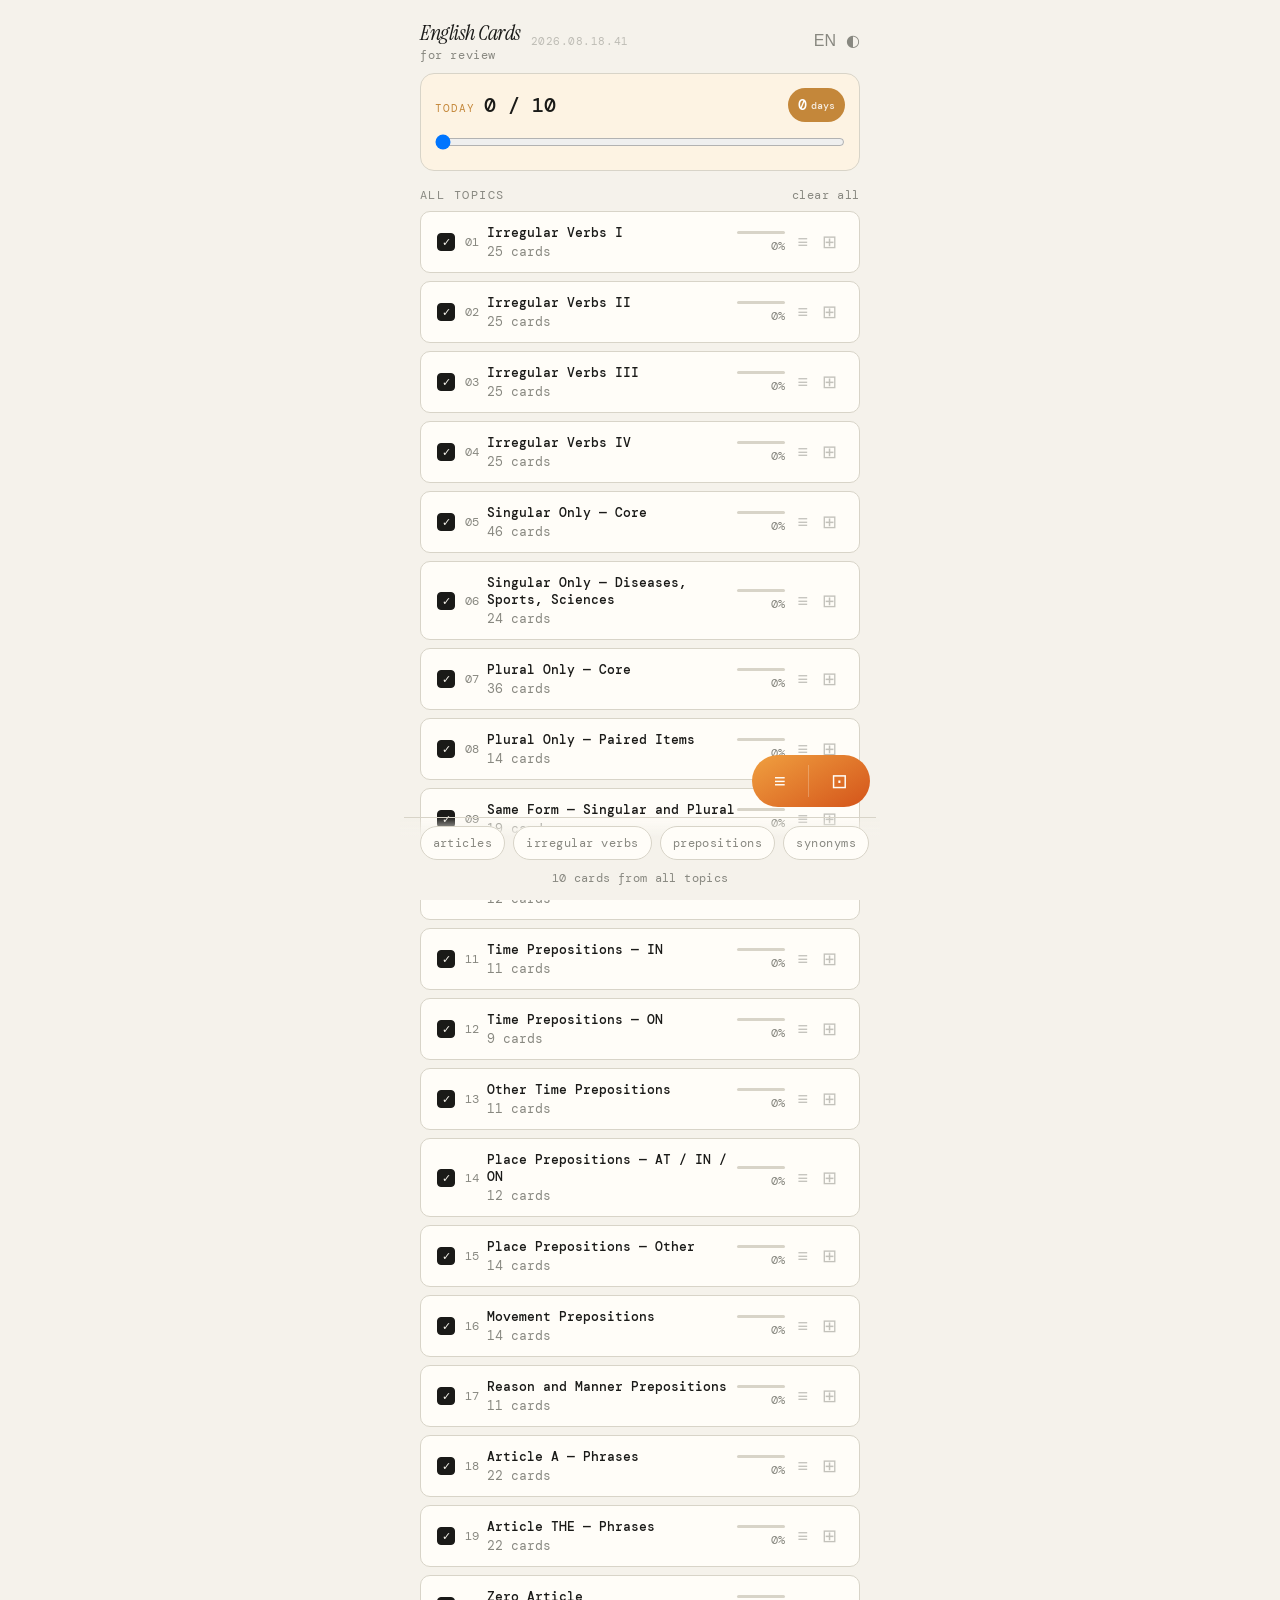
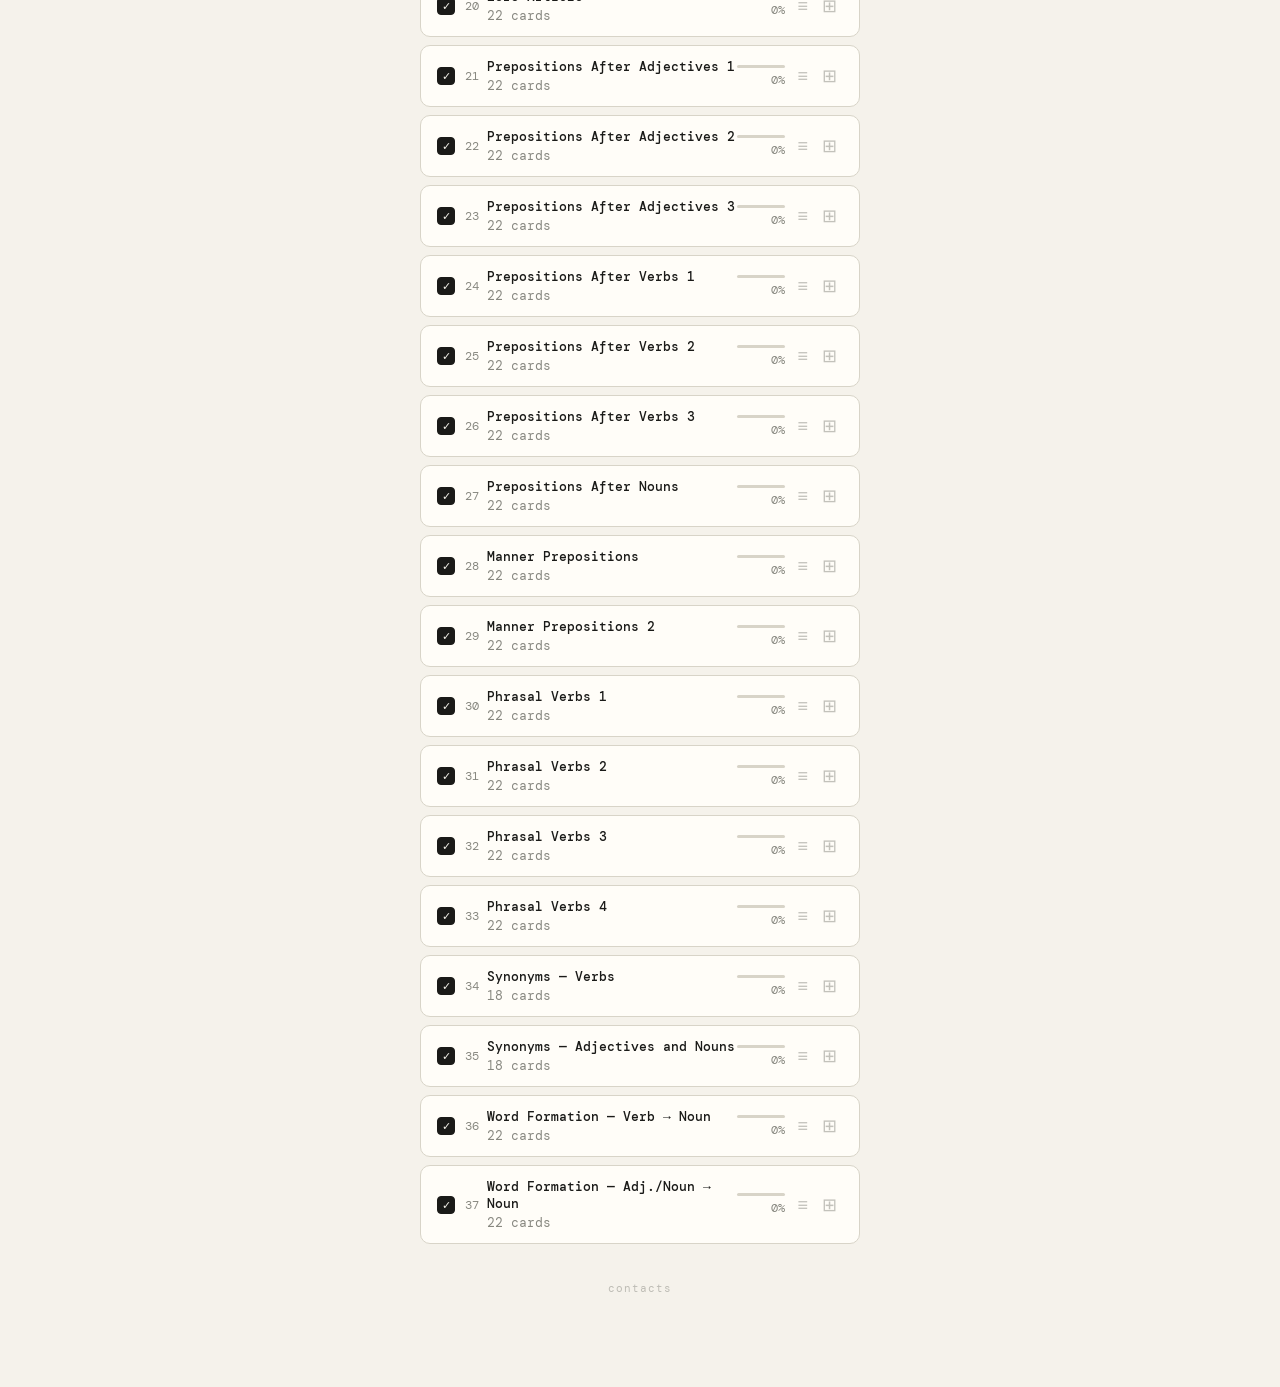
<file: index.html>
<!doctype html>
<html lang="en">
  <head>
    <meta charset="UTF-8" />
    <meta name="viewport" content="width=device-width, initial-scale=1.0, user-scalable=yes" />
    <title>English Cards</title>
    <link rel="manifest" href="manifest.json" />
    <meta name="theme-color" content="#f5f2eb" id="theme-color-meta" />
    <meta name="apple-mobile-web-app-capable" content="yes" />
    <meta name="apple-mobile-web-app-status-bar-style" content="default" />
    <meta name="apple-mobile-web-app-title" content="English Cards" />
    <link rel="apple-touch-icon" href="icons/icon-192.png" />
    <link
      href="https://fonts.googleapis.com/css2?family=Instrument+Serif:ital@0;1&family=DM+Mono:wght@400;500&display=swap"
      rel="stylesheet"
    />
  </head>
  <body>
    <div id="app"></div>
    <script src="version.js"></script>
    <script src="i18n.js"></script>
    <script type="module" src="app.js"></script>
  </body>
</html>
</file>
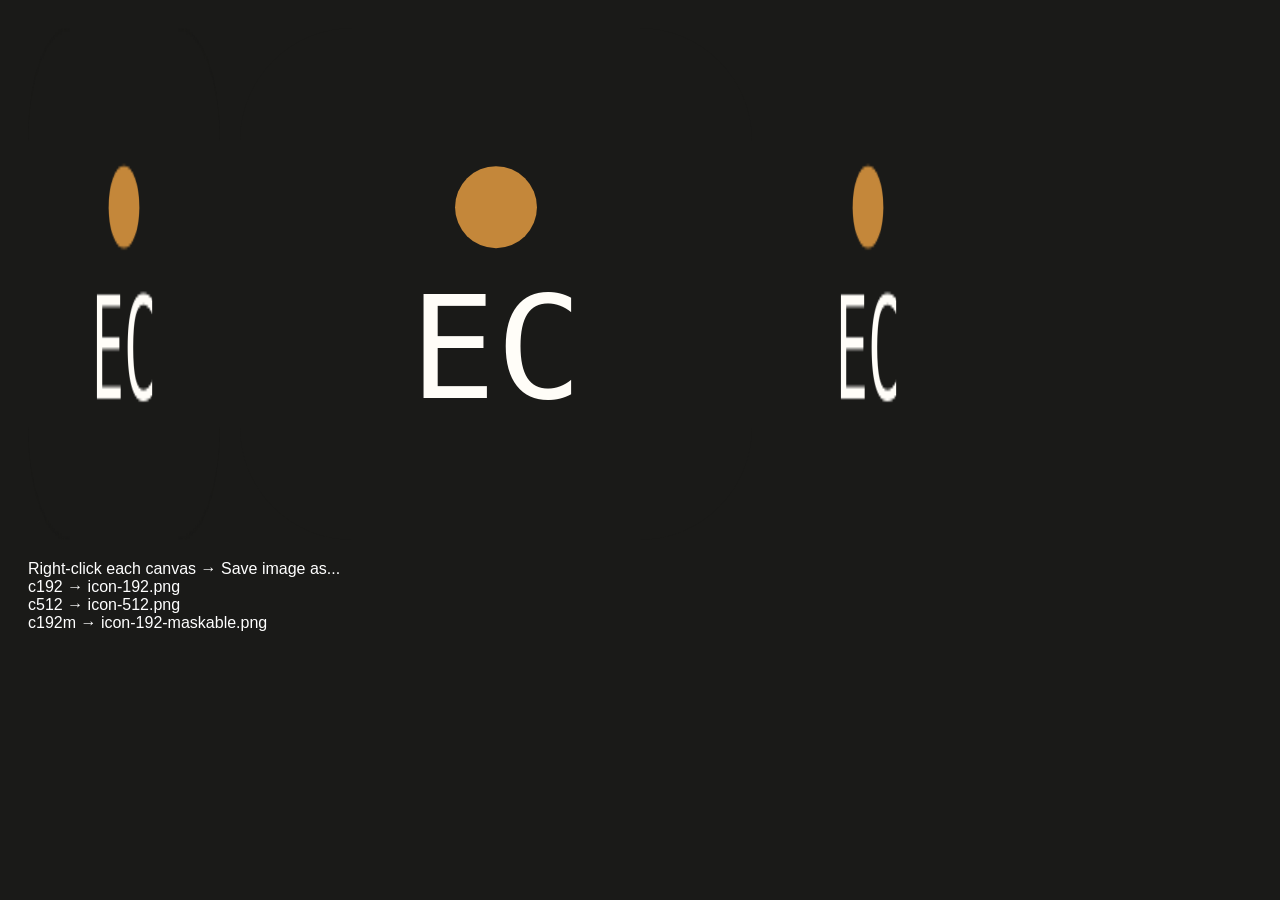
<file: icons/generate.html>
<!doctype html>
<html>
  <body style="background:#1a1a18;display:flex;gap:20px;padding:20px;flex-wrap:wrap">
    <canvas id="c192" width="192" height="192"></canvas>
    <canvas id="c512" width="512" height="512"></canvas>
    <canvas id="c192m" width="192" height="192"></canvas>
    <br />
    <div style="color:white;font-family:sans-serif">
      Right-click each canvas → Save image as...<br />
      c192 → icon-192.png<br />
      c512 → icon-512.png<br />
      c192m → icon-192-maskable.png
    </div>
    <script>
      function draw(id, size, maskable) {
        const canvas = document.getElementById(id);
        const ctx = canvas.getContext('2d');
        const pad = maskable ? size * 0.15 : size * 0.1;
        const r = maskable ? 0 : size * 0.22;

        // background
        ctx.fillStyle = '#1a1a18';
        if (maskable) {
          ctx.fillRect(0, 0, size, size);
        } else {
          ctx.beginPath();
          ctx.roundRect(0, 0, size, size, r);
          ctx.fill();
        }

        // accent dot
        const dotR = size * 0.08;
        ctx.fillStyle = '#c4873a';
        ctx.beginPath();
        ctx.arc(size / 2, size * 0.35, dotR, 0, Math.PI * 2);
        ctx.fill();

        // EC text
        ctx.fillStyle = '#fffdf8';
        ctx.font = `500 ${size * 0.28}px "DM Mono", monospace`;
        ctx.textAlign = 'center';
        ctx.textBaseline = 'middle';
        ctx.fillText('EC', size / 2, size * 0.65);
      }

      draw('c192', 192, false);
      draw('c512', 512, false);
      draw('c192m', 192, true);
    </script>
  </body>
</html>
</file>
